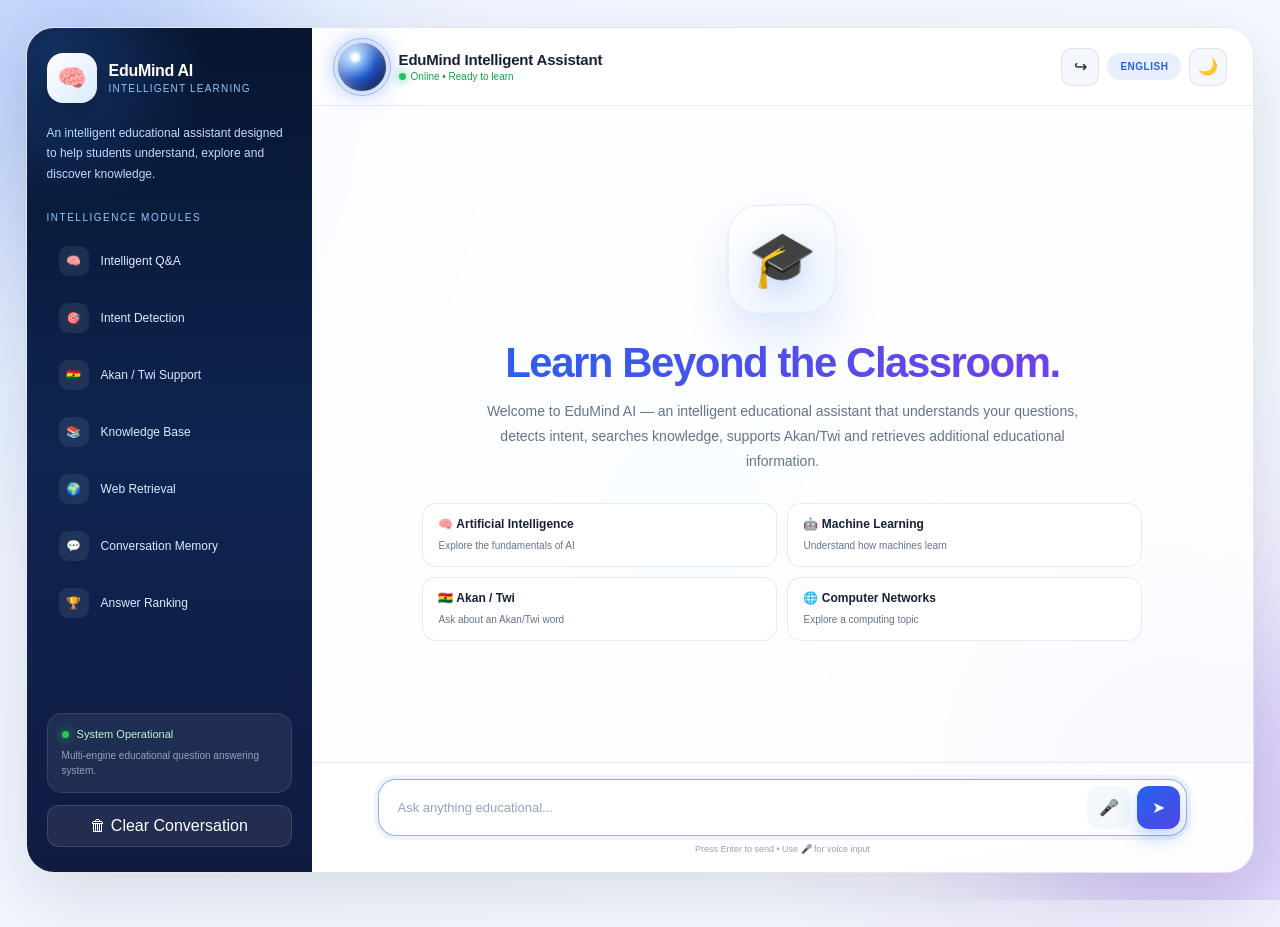
<file: templates/index.html>
<!DOCTYPE html>
<html lang="en">

<head>
    <meta charset="UTF-8">
    <meta name="viewport" content="width=device-width, initial-scale=1.0">

    <meta name="description" content="Intelligent Educational Assistant - AI-powered educational question answering system with Akan/Twi support.">

    <title>EduMind AI | Intelligent Educational Assistant</title>

    <style>
        /* =========================================================
           ROOT VARIABLES
        ========================================================= */
        
         :root {
            --bg: #eef4ff;
            --bg-secondary: #f8fbff;
            --surface: rgba(255, 255, 255, 0.82);
            --surface-solid: #ffffff;
            --surface-soft: #f4f7fb;
            --text: #172033;
            --text-secondary: #64748b;
            --text-muted: #94a3b8;
            --primary: #2563eb;
            --primary-dark: #1d4ed8;
            --secondary: #7c3aed;
            --accent: #06b6d4;
            --success: #16a34a;
            --danger: #ef4444;
            --border: rgba(148, 163, 184, 0.22);
            --user-message: linear-gradient( 135deg, #2563eb, #4f46e5);
            --assistant-message: rgba( 241, 245, 249, 0.92);
            --shadow: 0 25px 70px rgba(15, 23, 42, 0.12);
            --radius-xl: 28px;
            --radius-lg: 20px;
            --radius-md: 14px;
            --transition: 0.25s ease;
        }
        /* =========================================================
           DARK MODE
        ========================================================= */
        
        body.dark {
            --bg: #050816;
            --bg-secondary: #0a1020;
            --surface: rgba(15, 23, 42, 0.78);
            --surface-solid: #0f172a;
            --surface-soft: #111c31;
            --text: #f8fafc;
            --text-secondary: #a7b2c5;
            --text-muted: #64748b;
            --border: rgba(148, 163, 184, 0.16);
            --assistant-message: rgba( 30, 41, 59, 0.9);
            --shadow: 0 30px 90px rgba(0, 0, 0, 0.45);
        }
        /* =========================================================
           RESET
        ========================================================= */
        
        * {
            margin: 0;
            padding: 0;
            box-sizing: border-box;
        }
        
        html {
            scroll-behavior: smooth;
        }
        
        body {
            font-family: Inter, "Segoe UI", Roboto, Arial, sans-serif;
            min-height: 100vh;
            background: radial-gradient( circle at 10% 20%, rgba(37, 99, 235, 0.12), transparent 30%), radial-gradient( circle at 90% 80%, rgba(124, 58, 237, 0.12), transparent 30%), linear-gradient( 135deg, var(--bg), var(--bg-secondary));
            color: var(--text);
            overflow: hidden;
            transition: background var(--transition), color var(--transition);
        }
        
        button,
        input {
            font: inherit;
        }
        
        button {
            border: none;
        }
        /* =========================================================
           BACKGROUND EFFECTS
        ========================================================= */
        
        .background {
            position: fixed;
            inset: 0;
            overflow: hidden;
            pointer-events: none;
            z-index: -1;
        }
        
        .orb {
            position: absolute;
            width: 350px;
            height: 350px;
            border-radius: 50%;
            filter: blur(80px);
            opacity: 0.18;
            animation: floatOrb 12s ease-in-out infinite;
        }
        
        .orb.one {
            background: #2563eb;
            top: -120px;
            left: -100px;
        }
        
        .orb.two {
            background: #7c3aed;
            right: -100px;
            bottom: -100px;
            animation-delay: -4s;
        }
        
        .orb.three {
            background: #06b6d4;
            width: 220px;
            height: 220px;
            top: 45%;
            left: 45%;
            animation-delay: -8s;
        }
        
        @keyframes floatOrb {
            0%,
            100% {
                transform: translate( 0, 0);
            }
            50% {
                transform: translate( 35px, -30px);
            }
        }
        /* =========================================================
           APPLICATION
        ========================================================= */
        
        .app-container {
            width: min( 1500px, 96vw);
            height: 94vh;
            margin: 3vh auto;
            display: flex;
            background: var(--surface);
            backdrop-filter: blur(25px);
            border: 1px solid var(--border);
            border-radius: var(--radius-xl);
            box-shadow: var(--shadow);
            overflow: hidden;
            position: relative;
        }
        /* =========================================================
           SIDEBAR
        ========================================================= */
        
        .sidebar {
            width: 285px;
            padding: 25px 20px;
            display: flex;
            flex-direction: column;
            background: linear-gradient( 180deg, #07152f 0%, #0d2550 50%, #111b42 100%);
            color: white;
            position: relative;
            overflow: hidden;
        }
        
        .sidebar::before {
            content: "";
            position: absolute;
            width: 300px;
            height: 300px;
            border-radius: 50%;
            background: radial-gradient( circle, rgba(59, 130, 246, 0.25), transparent 70%);
            top: -120px;
            left: -120px;
        }
        
        .brand {
            display: flex;
            align-items: center;
            gap: 12px;
            position: relative;
            z-index: 2;
        }
        
        .brand-logo {
            width: 50px;
            height: 50px;
            border-radius: 16px;
            display: flex;
            align-items: center;
            justify-content: center;
            background: linear-gradient( 135deg, #ffffff, #dbeafe);
            color: #2563eb;
            font-size: 24px;
            box-shadow: 0 10px 25px rgba(0, 0, 0, 0.2);
        }
        
        .brand-text h2 {
            font-size: 16px;
            letter-spacing: -0.3px;
        }
        
        .brand-text span {
            display: block;
            color: #93c5fd;
            font-size: 10px;
            margin-top: 3px;
            text-transform: uppercase;
            letter-spacing: 1.2px;
        }
        
        .sidebar-description {
            color: #bfdbfe;
            font-size: 12px;
            line-height: 1.7;
            margin-top: 20px;
            position: relative;
        }
        /* =========================================================
           SIDEBAR NAVIGATION
        ========================================================= */
        
        .sidebar-title {
            font-size: 10px;
            text-transform: uppercase;
            letter-spacing: 1.5px;
            color: #93c5fd;
            margin: 28px 0 12px;
        }
        
        .feature {
            display: flex;
            align-items: center;
            gap: 12px;
            padding: 11px 12px;
            border-radius: 12px;
            color: #dbeafe;
            font-size: 12px;
            margin-bottom: 5px;
            transition: transform var(--transition), background var(--transition);
        }
        
        .feature:hover {
            background: rgba( 255, 255, 255, 0.08);
            transform: translateX(4px);
        }
        
        .feature-icon {
            width: 30px;
            height: 30px;
            display: flex;
            align-items: center;
            justify-content: center;
            border-radius: 9px;
            background: rgba( 255, 255, 255, 0.08);
        }
        /* =========================================================
           SIDEBAR BOTTOM
        ========================================================= */
        
        .sidebar-bottom {
            margin-top: auto;
        }
        
        .system-card {
            padding: 14px;
            border-radius: 15px;
            background: rgba( 255, 255, 255, 0.07);
            border: 1px solid rgba( 255, 255, 255, 0.1);
            margin-bottom: 12px;
        }
        
        .system-status {
            display: flex;
            align-items: center;
            gap: 8px;
            font-size: 11px;
            color: #bbf7d0;
        }
        
        .status-dot {
            width: 7px;
            height: 7px;
            background: #22c55e;
            border-radius: 50%;
            box-shadow: 0 0 10px #22c55e;
            animation: pulse 2s infinite;
        }
        
        @keyframes pulse {
            0%,
            100% {
                opacity: 1;
            }
            50% {
                opacity: 0.4;
            }
        }
        
        .system-card p {
            margin-top: 8px;
            font-size: 10px;
            line-height: 1.5;
            color: #94a3b8;
        }
        
        .clear-btn {
            width: 100%;
            padding: 11px;
            border-radius: 12px;
            background: rgba( 255, 255, 255, 0.08);
            border: 1px solid rgba( 255, 255, 255, 0.12);
            color: white;
            cursor: pointer;
            transition: background var(--transition), transform var(--transition);
        }
        
        .clear-btn:hover {
            background: rgba( 239, 68, 68, 0.2);
            transform: translateY(-2px);
        }
        /* =========================================================
           CHAT CONTAINER
        ========================================================= */
        
        .chat-container {
            flex: 1;
            min-width: 0;
            display: flex;
            flex-direction: column;
            background: rgba( 255, 255, 255, 0.15);
        }
        /* =========================================================
           HEADER
        ========================================================= */
        
        .chat-header {
            min-height: 78px;
            display: flex;
            align-items: center;
            justify-content: space-between;
            padding: 0 26px;
            border-bottom: 1px solid var(--border);
            background: rgba( 255, 255, 255, 0.25);
            backdrop-filter: blur(20px);
        }
        
        .assistant-info {
            display: flex;
            align-items: center;
            gap: 13px;
        }
        /* =========================================================
           3D AI ORB
        ========================================================= */
        
        .ai-orb {
            width: 48px;
            height: 48px;
            border-radius: 50%;
            display: flex;
            align-items: center;
            justify-content: center;
            position: relative;
            background: radial-gradient( circle at 35% 30%, #ffffff, #93c5fd 15%, #2563eb 48%, #1e1b4b 100%);
            box-shadow: inset -8px -10px 18px rgba(0, 0, 0, 0.3), inset 7px 6px 15px rgba(255, 255, 255, 0.5), 0 0 25px rgba(37, 99, 235, 0.55);
            animation: rotateOrb 8s linear infinite;
        }
        
        .ai-orb::before {
            content: "";
            position: absolute;
            inset: -5px;
            border-radius: 50%;
            border: 1px solid rgba( 37, 99, 235, 0.35);
            animation: orbRing 3s linear infinite;
        }
        
        .ai-orb::after {
            content: "";
            position: absolute;
            width: 9px;
            height: 9px;
            background: white;
            border-radius: 50%;
            top: 10px;
            left: 13px;
            filter: blur(1px);
            opacity: 0.9;
        }
        
        @keyframes rotateOrb {
            0% {
                transform: rotateY(0deg) rotateX(5deg);
            }
            50% {
                transform: rotateY(180deg) rotateX(-5deg);
            }
            100% {
                transform: rotateY(360deg) rotateX(5deg);
            }
        }
        
        @keyframes orbRing {
            from {
                transform: rotate(0deg) scale(1);
            }
            50% {
                transform: rotate(180deg) scale(1.08);
            }
            to {
                transform: rotate(360deg) scale(1);
            }
        }
        
        .assistant-info h3 {
            font-size: 15px;
            letter-spacing: -0.2px;
        }
        
        .status {
            display: flex;
            align-items: center;
            gap: 5px;
            color: var(--success);
            font-size: 10px;
            margin-top: 3px;
        }
        
        .header-actions {
            display: flex;
            align-items: center;
            gap: 8px;
        }
        
        .header-button {
            width: 38px;
            height: 38px;
            border-radius: 11px;
            background: var(--surface-soft);
            color: var(--text);
            border: 1px solid var(--border);
            cursor: pointer;
            transition: transform var(--transition), background var(--transition);
        }
        
        .header-button:hover {
            transform: translateY(-2px);
            background: rgba( 37, 99, 235, 0.1);
        }
        
        .language-badge {
            padding: 8px 13px;
            border-radius: 20px;
            background: rgba( 37, 99, 235, 0.1);
            color: var(--primary);
            font-size: 10px;
            font-weight: 700;
            letter-spacing: 0.5px;
        }
        /* =========================================================
           MESSAGE AREA
        ========================================================= */
        
        .messages {
            flex: 1;
            overflow-y: auto;
            padding: 35px 7%;
            scroll-behavior: smooth;
        }
        
        .messages::-webkit-scrollbar {
            width: 5px;
        }
        
        .messages::-webkit-scrollbar-thumb {
            background: rgba( 100, 116, 139, 0.25);
            border-radius: 10px;
        }
        /* =========================================================
           WELCOME
        ========================================================= */
        
        .welcome {
            max-width: 720px;
            margin: 7vh auto;
            text-align: center;
            animation: welcomeIn 0.7s ease;
        }
        
        @keyframes welcomeIn {
            from {
                opacity: 0;
                transform: translateY(20px);
            }
            to {
                opacity: 1;
                transform: translateY(0);
            }
        }
        
        .welcome-orb {
            width: 110px;
            height: 110px;
            margin: 0 auto 25px;
            border-radius: 32px;
            display: flex;
            align-items: center;
            justify-content: center;
            background: linear-gradient( 145deg, rgba( 255, 255, 255, 0.8), rgba( 219, 234, 254, 0.4));
            border: 1px solid var(--border);
            box-shadow: 0 25px 50px rgba( 37, 99, 235, 0.14);
            perspective: 600px;
            transform: rotateX(8deg) rotateY(-8deg);
            animation: welcomeFloat 4s ease-in-out infinite;
        }
        
        .welcome-orb-inner {
            font-size: 55px;
            filter: drop-shadow( 0 10px 15px rgba( 37, 99, 235, 0.25));
        }
        
        @keyframes welcomeFloat {
            0%,
            100% {
                transform: translateY(0) rotateX(8deg) rotateY(-8deg);
            }
            50% {
                transform: translateY(-9px) rotateX(-4deg) rotateY(8deg);
            }
        }
        
        .welcome h1 {
            font-size: clamp( 27px, 4vw, 42px);
            letter-spacing: -1.5px;
            margin-bottom: 12px;
            background: linear-gradient( 90deg, var(--primary), var(--secondary));
            -webkit-background-clip: text;
            background-clip: text;
            color: transparent;
        }
        
        .welcome p {
            color: var(--text-secondary);
            font-size: 14px;
            line-height: 1.8;
            max-width: 620px;
            margin: auto;
        }
        /* =========================================================
           SUGGESTIONS
        ========================================================= */
        
        .suggestions {
            display: grid;
            grid-template-columns: repeat( 2, minmax(0, 1fr));
            gap: 10px;
            margin-top: 28px;
        }
        
        .suggestion {
            padding: 13px 15px;
            text-align: left;
            border: 1px solid var(--border);
            background: var(--surface);
            color: var(--text);
            border-radius: 14px;
            cursor: pointer;
            transition: transform var(--transition), border var(--transition), box-shadow var(--transition);
        }
        
        .suggestion:hover {
            transform: translateY(-3px);
            border-color: rgba( 37, 99, 235, 0.35);
            box-shadow: 0 12px 30px rgba( 37, 99, 235, 0.1);
        }
        
        .suggestion strong {
            display: block;
            font-size: 12px;
            margin-bottom: 4px;
        }
        
        .suggestion span {
            color: var(--text-secondary);
            font-size: 10px;
        }
        /* =========================================================
           MESSAGES
        ========================================================= */
        
        .message-row {
            display: flex;
            margin-bottom: 22px;
            animation: messageIn 0.35s ease;
        }
        
        @keyframes messageIn {
            from {
                opacity: 0;
                transform: translateY(8px);
            }
            to {
                opacity: 1;
                transform: translateY(0);
            }
        }
        
        .message-row.user {
            justify-content: flex-end;
        }
        
        .message-row.assistant {
            justify-content: flex-start;
        }
        
        .message {
            max-width: min( 78%, 780px);
            padding: 14px 17px;
            border-radius: 18px;
            line-height: 1.65;
            font-size: 13px;
            white-space: pre-wrap;
            position: relative;
            box-shadow: 0 8px 25px rgba( 15, 23, 42, 0.05);
        }
        
        .user .message {
            color: white;
            background: var(--user-message);
            border-bottom-right-radius: 5px;
        }
        
        .assistant .message {
            color: var(--text);
            background: var(--assistant-message);
            border: 1px solid var(--border);
            border-bottom-left-radius: 5px;
        }
        
        .message-label {
            font-size: 9px;
            text-transform: uppercase;
            letter-spacing: 0.8px;
            margin-bottom: 6px;
            opacity: 0.65;
            font-weight: 700;
        }
        
        .message-tools {
            display: flex;
            gap: 5px;
            margin-top: 10px;
            flex-wrap: wrap;
        }

        .message-meta {
            display: flex;
            flex-wrap: wrap;
            gap: 8px;
            margin-top: 9px;
            color: var(--text-muted);
            font-size: 10px;
        }

        .message-source {
            color: var(--primary);
            text-decoration: none;
        }

        .message-source:hover { text-decoration: underline; }
        
        .message-tool {
            padding: 5px 8px;
            border-radius: 7px;
            background: rgba( 100, 116, 139, 0.08);
            color: var(--text-secondary);
            cursor: pointer;
            font-size: 10px;
        }
        
        .message-tool:hover {
            background: rgba( 37, 99, 235, 0.12);
            color: var(--primary);
        }
        /* =========================================================
           TYPING INDICATOR
        ========================================================= */
        
        .typing {
            display: none;
            align-items: center;
            gap: 7px;
            padding: 5px 7% 12px;
            color: var(--text-secondary);
            font-size: 11px;
        }
        
        .typing-dots {
            display: flex;
            gap: 3px;
        }
        
        .typing-dots span {
            width: 5px;
            height: 5px;
            background: var(--primary);
            border-radius: 50%;
            animation: typingBounce 1.2s infinite;
        }
        
        .typing-dots span:nth-child(2) {
            animation-delay: 0.2s;
        }
        
        .typing-dots span:nth-child(3) {
            animation-delay: 0.4s;
        }
        
        @keyframes typingBounce {
            0%,
            60%,
            100% {
                transform: translateY(0);
                opacity: 0.4;
            }
            30% {
                transform: translateY(-5px);
                opacity: 1;
            }
        }
        /* =========================================================
           INPUT
        ========================================================= */
        
        .input-area {
            padding: 16px 7% 18px;
            border-top: 1px solid var(--border);
            background: rgba( 255, 255, 255, 0.25);
            backdrop-filter: blur(20px);
        }
        
        .input-wrapper {
            display: flex;
            align-items: center;
            gap: 7px;
            padding: 6px;
            background: var(--surface-solid);
            border: 1px solid var(--border);
            border-radius: 18px;
            box-shadow: 0 12px 35px rgba( 15, 23, 42, 0.08);
            transition: border var(--transition), box-shadow var(--transition);
        }
        
        .input-wrapper:focus-within {
            border-color: rgba( 37, 99, 235, 0.5);
            box-shadow: 0 0 0 4px rgba( 37, 99, 235, 0.08);
        }
        
        #questionInput {
            flex: 1;
            min-width: 0;
            border: none;
            outline: none;
            background: transparent;
            color: var(--text);
            padding: 12px 13px;
            font-size: 13px;
        }
        
        #questionInput::placeholder {
            color: var(--text-muted);
        }
        
        .input-button {
            width: 43px;
            height: 43px;
            flex-shrink: 0;
            border-radius: 12px;
            background: var(--surface-soft);
            color: var(--text-secondary);
            cursor: pointer;
            transition: transform var(--transition), background var(--transition);
        }
        
        .input-button:hover {
            transform: translateY(-2px);
            background: rgba( 37, 99, 235, 0.1);
            color: var(--primary);
        }
        
        #sendButton {
            background: linear-gradient( 135deg, #2563eb, #4f46e5);
            color: white;
            box-shadow: 0 8px 20px rgba( 37, 99, 235, 0.3);
        }
        
        #sendButton:hover {
            transform: translateY(-2px) scale(1.03);
        }
        
        #sendButton:disabled {
            opacity: 0.45;
            cursor: not-allowed;
            transform: none;
        }
        
        .input-hint {
            text-align: center;
            color: var(--text-muted);
            font-size: 9px;
            margin-top: 8px;
        }
        /* =========================================================
           TOAST
        ========================================================= */
        
        .toast {
            position: fixed;
            left: 50%;
            bottom: 25px;
            transform: translate( -50%, 20px);
            padding: 11px 18px;
            border-radius: 12px;
            background: #0f172a;
            color: white;
            font-size: 11px;
            opacity: 0;
            pointer-events: none;
            transition: all 0.3s ease;
            z-index: 100;
        }
        
        .toast.show {
            opacity: 1;
            transform: translate( -50%, 0);
        }
        /* =========================================================
           MOBILE
        ========================================================= */
        
        @media (max-width: 850px) {
            body {
                overflow: hidden;
            }
            .app-container {
                width: 100%;
                height: 100dvh;
                margin: 0;
                border-radius: 0;
                border: none;
            }
            .sidebar {
                display: none;
            }
            .chat-header {
                padding: 0 15px;
            }
            .messages {
                padding: 25px 15px;
            }
            .input-area {
                padding: 12px 15px 15px;
            }
            .typing {
                padding: 5px 15px 12px;
            }
            .message {
                max-width: 90%;
            }
        }
        
        @media (max-width: 560px) {
            .assistant-info h3 {
                font-size: 13px;
            }
            .ai-orb {
                width: 40px;
                height: 40px;
            }
            .language-badge {
                display: none;
            }
            .header-button {
                width: 35px;
                height: 35px;
            }
            .welcome {
                margin: 5vh auto;
            }
            .welcome-orb {
                width: 90px;
                height: 90px;
            }
            .welcome-orb-inner {
                font-size: 43px;
            }
            .welcome h1 {
                font-size: 29px;
            }
            .welcome p {
                font-size: 12px;
            }
            .suggestions {
                grid-template-columns: 1fr;
            }
            .message {
                max-width: 94%;
            }
            .input-button {
                width: 40px;
                height: 40px;
            }
            .input-hint { display: none; }
            .message { font-size: 14px; line-height: 1.55; }
        }
        
        @media (prefers-reduced-motion: reduce) {
            *,
            *::before,
            *::after {
                animation-duration: 0.01ms !important;
                animation-iteration-count: 1 !important;
                scroll-behavior: auto !important;
            }
        }
    </style>
</head>

<body>

    <!-- =========================================================
         ANIMATED BACKGROUND
    ========================================================== -->

    <div class="background">
        <div class="orb one"></div>
        <div class="orb two"></div>
        <div class="orb three"></div>
    </div>


    <!-- =========================================================
         APPLICATION
    ========================================================== -->

    <div class="app-container">


        <!-- =====================================================
             SIDEBAR
        ====================================================== -->

        <aside class="sidebar">

            <div class="brand">

                <div class="brand-logo">
                    🧠
                </div>

                <div class="brand-text">

                    <h2>
                        EduMind AI
                    </h2>

                    <span>
                        Intelligent Learning
                    </span>

                </div>

            </div>


            <p class="sidebar-description">

                An intelligent educational assistant designed to help students understand, explore and discover knowledge.

            </p>


            <div class="sidebar-title">
                Intelligence Modules
            </div>


            <div class="feature">

                <div class="feature-icon">
                    🧠
                </div>

                Intelligent Q&A

            </div>


            <div class="feature">

                <div class="feature-icon">
                    🎯
                </div>

                Intent Detection

            </div>


            <div class="feature">

                <div class="feature-icon">
                    🇬🇭
                </div>

                Akan / Twi Support

            </div>


            <div class="feature">

                <div class="feature-icon">
                    📚
                </div>

                Knowledge Base

            </div>


            <div class="feature">

                <div class="feature-icon">
                    🌍
                </div>

                Web Retrieval

            </div>


            <div class="feature">

                <div class="feature-icon">
                    💬
                </div>

                Conversation Memory

            </div>


            <div class="feature">

                <div class="feature-icon">
                    🏆
                </div>

                Answer Ranking

            </div>


            <div class="sidebar-bottom">

                <div class="system-card">

                    <div class="system-status">

                        <span class="status-dot"></span> System Operational

                    </div>

                    <p>
                        Multi-engine educational question answering system.
                    </p>

                </div>


                <button class="clear-btn" onclick="clearConversation()">
                    🗑 Clear Conversation
                </button>

            </div>

        </aside>


        <!-- =====================================================
             MAIN CHAT
        ====================================================== -->

        <main class="chat-container">


            <!-- =================================================
                 HEADER
            ================================================== -->

            <header class="chat-header">

                <div class="assistant-info">

                    <div class="ai-orb"></div>

                    <div>

                        <h3>
                            EduMind Intelligent Assistant
                        </h3>

                        <div class="status">

                            <span class="status-dot"></span> Online • Ready to learn

                        </div>

                    </div>

                </div>


                <div class="header-actions">

                    <form method="post" action="/logout" style="display:inline;">
                        <button class="header-button" type="submit" title="Sign out" aria-label="Sign out">↪</button>
                    </form>

                    <div class="language-badge" id="languageBadge">
                        ENGLISH
                    </div>


                    <button class="header-button" id="themeButton" title="Toggle dark mode" aria-label="Toggle dark mode" onclick="toggleTheme()">
                        🌙
                    </button>

                </div>

            </header>


            <!-- =================================================
                 MESSAGES
            ================================================== -->

            <section class="messages" id="messages">

                <div class="welcome" id="welcomeMessage">

                    <div class="welcome-orb">

                        <div class="welcome-orb-inner">
                            🎓
                        </div>

                    </div>


                    <h1>
                        Learn Beyond the Classroom.
                    </h1>


                    <p>

                        Welcome to EduMind AI — an intelligent educational assistant that understands your questions, detects intent, searches knowledge, supports Akan/Twi and retrieves additional educational information.

                    </p>


                    <!-- =========================================
                         SUGGESTED QUESTIONS
                    ========================================== -->

                    <div class="suggestions">

                        <button class="suggestion" onclick="useSuggestion('What is artificial intelligence?')">

                            <strong>
                                🧠 Artificial Intelligence
                            </strong>

                            <span>
                                Explore the fundamentals of AI
                            </span>

                        </button>


                        <button class="suggestion" onclick="useSuggestion('Explain machine learning')">

                            <strong>
                                🤖 Machine Learning
                            </strong>

                            <span>
                                Understand how machines learn
                            </span>

                        </button>


                        <button class="suggestion" onclick="useSuggestion('What does nsuo mean in Twi?')">

                            <strong>
                                🇬🇭 Akan / Twi
                            </strong>

                            <span>
                                Ask about an Akan/Twi word
                            </span>

                        </button>


                        <button class="suggestion" onclick="useSuggestion('What is the importance of computer networks?')">

                            <strong>
                                🌐 Computer Networks
                            </strong>

                            <span>
                                Explore a computing topic
                            </span>

                        </button>

                    </div>

                </div>

            </section>


            <!-- =================================================
                 TYPING INDICATOR
            ================================================== -->

            <div class="typing" id="typingIndicator">

                <span>
                    EduMind is thinking
                </span>

                <div class="typing-dots">

                    <span></span>
                    <span></span>
                    <span></span>

                </div>

            </div>


            <!-- =================================================
                 INPUT
            ================================================== -->

            <div class="input-area">

                <div class="input-wrapper">

                    <input type="text" id="questionInput" placeholder="Ask anything educational..." autocomplete="off" aria-label="Educational question">


                    <button class="input-button" id="voiceButton" title="Voice input" aria-label="Voice input" onclick="startVoiceInput()">
                        🎤
                    </button>


                    <button class="input-button" id="sendButton" title="Send question" aria-label="Send question" onclick="sendQuestion()">
                        ➤
                    </button>

                </div>


                <div class="input-hint">

                    Press Enter to send • Use 🎤 for voice input

                </div>

            </div>

        </main>

    </div>


    <!-- =========================================================
         TOAST
    ========================================================== -->

    <div class="toast" id="toast">
        Copied to clipboard
    </div>


    <!-- =========================================================
         JAVASCRIPT
    ========================================================== -->

    <script>
        /* ========================================================
                                   DOM ELEMENTS
                                ======================================================== */

        const input =
            document.getElementById(
                "questionInput"
            );

        const sendButton =
            document.getElementById(
                "sendButton"
            );

        const messages =
            document.getElementById(
                "messages"
            );

        const typingIndicator =
            document.getElementById(
                "typingIndicator"
            );

        const languageBadge =
            document.getElementById(
                "languageBadge"
            );

        const themeButton =
            document.getElementById(
                "themeButton"
            );


        /* ========================================================
           THEME
        ======================================================== */

        function loadTheme() {

            const savedTheme =
                localStorage.getItem(
                    "edumind-theme"
                );

            if (savedTheme === "dark") {

                document.body.classList.add(
                    "dark"
                );

                themeButton.textContent = "☀️";

            }

        }


        function toggleTheme() {

            document.body.classList.toggle(
                "dark"
            );

            const isDark =
                document.body.classList.contains(
                    "dark"
                );

            localStorage.setItem(
                "edumind-theme",
                isDark ?
                "dark" :
                "light"
            );

            themeButton.textContent =
                isDark ?
                "☀️" :
                "🌙";

        }


        /* ========================================================
           ENTER KEY
        ======================================================== */

        input.addEventListener(
            "keydown",
            function(event) {

                if (
                    event.key === "Enter" &&
                    !event.shiftKey
                ) {

                    event.preventDefault();

                    sendQuestion();

                }

            }
        );


        /* ========================================================
           SUGGESTION
        ======================================================== */

        function useSuggestion(
            question
        ) {

            input.value =
                question;

            input.focus();

            sendQuestion();

        }


        /* ========================================================
           ADD MESSAGE
        ======================================================== */

        function addMessage(
            text,
            sender,
            metadata = {}
        ) {

            const welcome =
                document.getElementById(
                    "welcomeMessage"
                );

            if (welcome) {

                welcome.remove();

            }


            const row =
                document.createElement(
                    "div"
                );

            row.className =
                "message-row " +
                sender;


            const bubble =
                document.createElement(
                    "div"
                );

            bubble.className =
                "message";


            const label =
                document.createElement(
                    "div"
                );

            label.className =
                "message-label";


            label.textContent =
                sender === "user" ?
                "You" :
                "EduMind AI";


            const content =
                document.createElement(
                    "div"
                );

            content.textContent =
                text;


            bubble.appendChild(
                label
            );

            bubble.appendChild(
                content
            );

            const metadataSource = metadata.source || (metadata.sources && metadata.sources[0]);
            if (sender === "assistant" && (metadataSource || metadata.confidence)) {
                const meta = document.createElement("div");
                meta.className = "message-meta";
                const confidence = Number(metadata.confidence);
                meta.textContent = metadataSource || "Local answer";
                if (Number.isFinite(confidence) && confidence > 0) {
                    meta.textContent += " • " + Math.round(confidence * 100) + "% confidence";
                }
                bubble.appendChild(meta);
            }


            /* ====================================================
               ASSISTANT TOOLS
            ==================================================== */

            if (
                sender === "assistant"
            ) {

                const tools =
                    document.createElement(
                        "div"
                    );

                tools.className =
                    "message-tools";


                const copyButton =
                    document.createElement(
                        "button"
                    );

                copyButton.className =
                    "message-tool";

                copyButton.textContent =
                    "📋 Copy";


                copyButton.onclick =
                    function() {

                        copyText(
                            text
                        );

                    };


                const speakButton =
                    document.createElement(
                        "button"
                    );

                speakButton.className =
                    "message-tool";

                speakButton.textContent =
                    "🔊 Read";


                speakButton.onclick =
                    function() {

                        speakText(
                            text
                        );

                    };


                tools.appendChild(
                    copyButton
                );

                tools.appendChild(
                    speakButton
                );

                bubble.appendChild(
                    tools
                );

            }


            row.appendChild(
                bubble
            );

            messages.appendChild(
                row
            );


            messages.scrollTop =
                messages.scrollHeight;

        }


        /* ========================================================
           SEND QUESTION
        ======================================================== */

        async function sendQuestion() {

            const question =
                input.value.trim();


            if (!question) {

                return;

            }


            addMessage(
                question,
                "user"
            );


            input.value = "";

            sendButton.disabled = true;

            typingIndicator.style.display =
                "flex";


            try {

                const response =
                    await fetch(
                        "/chat", {
                            method: "POST",

                            headers: {
                                "Content-Type": "application/json"
                            },

                            body: JSON.stringify({
                                question: question
                            })
                        }
                    );


                if (!response.ok) {

                    throw new Error(
                        "Server returned an error."
                    );

                }


                const data =
                    await response.json();


                typingIndicator.style.display =
                    "none";


                /*
                 * Supports several possible
                 * Flask response formats.
                 */

                const answer =
                    data.answer ||
                    data.response ||
                    data.message ||
                    data.result ||
                    "Sorry, I could not generate an answer.";


                addMessage(answer, "assistant", data);


                /* ================================================
                   LANGUAGE
                ================================================= */

                if (
                    data.language
                ) {

                    languageBadge.textContent =
                        data.language
                        .toString()
                        .toUpperCase();

                } else if (
                    data.is_akan ||
                    data.language === "akan"
                ) {

                    languageBadge.textContent =
                        "AKAN / TWI";

                }


            } catch (error) {

                console.error(
                    "Chatbot Error:",
                    error
                );


                typingIndicator.style.display =
                    "none";


                addMessage(

                    "⚠️ Unable to connect to the chatbot server. Please make sure the Flask application is running.",

                    "assistant"

                );

            } finally {

                sendButton.disabled =
                    false;

                input.focus();

            }

        }


        /* ========================================================
           CLEAR CONVERSATION
        ======================================================== */

        function clearConversation() {

            messages.innerHTML = "";


            const welcome =
                document.createElement(
                    "div"
                );

            welcome.className =
                "welcome";

            welcome.id =
                "welcomeMessage";


            welcome.innerHTML = `

                <div class="welcome-orb">

                    <div class="welcome-orb-inner">
                        🎓
                    </div>

                </div>

                <h1>
                    Welcome Back.
                </h1>

                <p>
                    Your conversation has been cleared.
                    Ask a new educational question and
                    continue learning with EduMind AI.
                </p>

                <div class="suggestions">

                    <button
                        class="suggestion"
                        onclick="useSuggestion('What is artificial intelligence?')"
                    >
                        <strong>
                            🧠 Artificial Intelligence
                        </strong>

                        <span>
                            Explore the fundamentals of AI
                        </span>
                    </button>

                    <button
                        class="suggestion"
                        onclick="useSuggestion('Explain machine learning')"
                    >
                        <strong>
                            🤖 Machine Learning
                        </strong>

                        <span>
                            Understand how machines learn
                        </span>
                    </button>

                </div>

            `;


            messages.appendChild(
                welcome
            );


            languageBadge.textContent =
                "ENGLISH";


            /*
             * Optional backend clear endpoint.
             *
             * If your Flask backend implements
             * /clear-conversation, this will also
             * clear server-side history.
             */

            fetch(
                "/clear-conversation", {
                    method: "POST"
                }
            ).catch(
                () => {
                    /*
                     * Ignore if endpoint
                     * does not exist.
                     */
                }
            );


            showToast(
                "Conversation cleared"
            );


            input.focus();

        }


        /* ========================================================
           COPY ANSWER
        ======================================================== */

        async function copyText(
            text
        ) {

            try {

                await navigator.clipboard.writeText(
                    text
                );

                showToast(
                    "Answer copied"
                );

            } catch (error) {

                console.error(
                    "Copy failed:",
                    error
                );

            }

        }


        /* ========================================================
           TEXT TO SPEECH
        ======================================================== */

        function speakText(
            text
        ) {

            if (!("speechSynthesis" in window)) {

                showToast(
                    "Text-to-speech is not supported"
                );

                return;

            }


            window.speechSynthesis.cancel();


            const utterance =
                new SpeechSynthesisUtterance(
                    text
                );


            utterance.rate = 0.95;

            utterance.pitch = 1;


            window.speechSynthesis.speak(
                utterance
            );

        }


        /* ========================================================
           VOICE INPUT
        ======================================================== */

        function startVoiceInput() {

            const SpeechRecognition =
                window.SpeechRecognition ||
                window.webkitSpeechRecognition;


            if (!SpeechRecognition) {

                showToast(
                    "Voice input is not supported by this browser"
                );

                return;

            }


            const recognition =
                new SpeechRecognition();


            recognition.lang =
                "en-US";

            recognition.interimResults =
                false;

            recognition.maxAlternatives =
                1;


            recognition.onstart =
                function() {

                    showToast(
                        "Listening..."
                    );

                };


            recognition.onresult =
                function(event) {

                    const transcript =
                        event
                        .results[0][0]
                        .transcript;


                    input.value =
                        transcript;

                    input.focus();

                };


            recognition.onerror =
                function(event) {

                    console.error(
                        "Voice recognition error:",
                        event.error
                    );

                    showToast(
                        "Voice input could not be completed"
                    );

                };


            recognition.start();

        }


        /* ========================================================
           TOAST
        ======================================================== */

        let toastTimer;


        function showToast(
            message
        ) {

            const toast =
                document.getElementById(
                    "toast"
                );


            toast.textContent =
                message;


            toast.classList.add(
                "show"
            );


            clearTimeout(
                toastTimer
            );


            toastTimer =
                setTimeout(
                    function() {

                        toast.classList.remove(
                            "show"
                        );

                    },
                    2200
                );

        }


        /* ========================================================
           INITIALIZATION
        ======================================================== */

        loadTheme();

        input.focus();
    </script>

</body>

</html>
</file>
